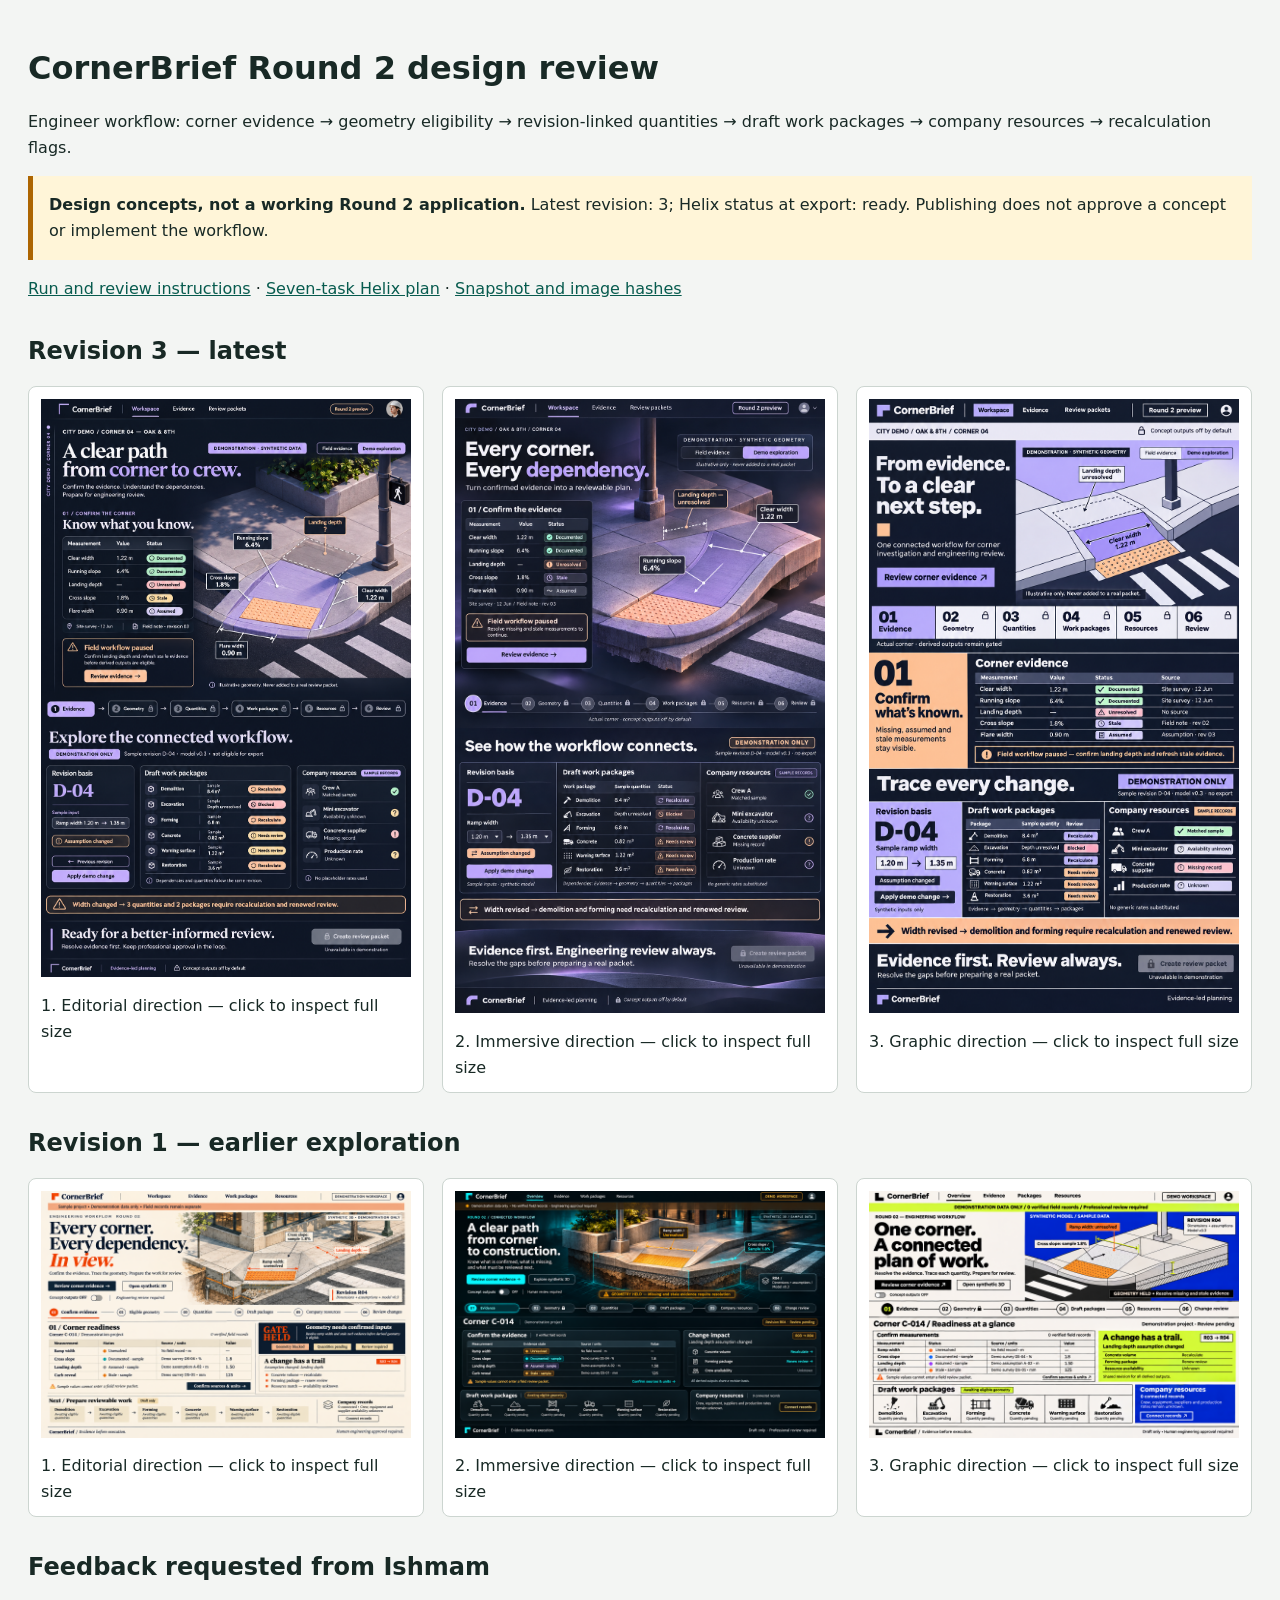
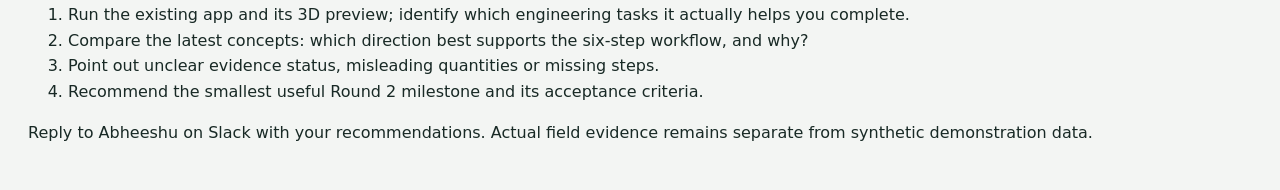
<file: docs/design/round-2/index.html>
<!doctype html><html lang="en"><head><meta charset="utf-8"><meta name="viewport" content="width=device-width, initial-scale=1"><title>CornerBrief Round 2 — design review</title><style>
body{font:16px/1.6 system-ui,sans-serif;background:#f3f5f3;color:#182925;margin:0}main{max-width:1500px;margin:auto;padding:28px}h1,h2{line-height:1.2}.notice{background:#fff5d8;border-left:5px solid #ad6500;padding:16px}.grid{display:grid;grid-template-columns:repeat(auto-fit,minmax(280px,1fr));gap:18px}figure{margin:0;background:white;padding:12px;border:1px solid #ccd5d0;border-radius:8px}img{width:100%;height:auto}a{color:#075b4e}section{margin-top:36px}figcaption{padding-top:8px}code{background:#e4eae6;padding:2px 5px}</style></head><body><main>
<h1>CornerBrief Round 2 design review</h1>
<p>Engineer workflow: corner evidence → geometry eligibility → revision-linked quantities → draft work packages → company resources → recalculation flags.</p>
<div class="notice"><strong>Design concepts, not a working Round 2 application.</strong> Latest revision: 3; Helix status at export: ready. Publishing does not approve a concept or implement the workflow.</div><p><a href="README.md">Run and review instructions</a> · <a href="plan.json">Seven-task Helix plan</a> · <a href="manifest.json">Snapshot and image hashes</a></p><section><h2>Revision 3 — latest</h2><div class="grid"><figure><a href="concepts/revision-3-concept-1.png"><img src="concepts/revision-3-concept-1.png" alt="Revision 3: Editorial direction" loading="lazy"></a><figcaption>1. Editorial direction — click to inspect full size</figcaption></figure><figure><a href="concepts/revision-3-concept-2.png"><img src="concepts/revision-3-concept-2.png" alt="Revision 3: Immersive direction" loading="lazy"></a><figcaption>2. Immersive direction — click to inspect full size</figcaption></figure><figure><a href="concepts/revision-3-concept-3.png"><img src="concepts/revision-3-concept-3.png" alt="Revision 3: Graphic direction" loading="lazy"></a><figcaption>3. Graphic direction — click to inspect full size</figcaption></figure></div></section><section><h2>Revision 1 — earlier exploration</h2><div class="grid"><figure><a href="concepts/revision-1-concept-1.png"><img src="concepts/revision-1-concept-1.png" alt="Revision 1: Editorial direction" loading="lazy"></a><figcaption>1. Editorial direction — click to inspect full size</figcaption></figure><figure><a href="concepts/revision-1-concept-2.png"><img src="concepts/revision-1-concept-2.png" alt="Revision 1: Immersive direction" loading="lazy"></a><figcaption>2. Immersive direction — click to inspect full size</figcaption></figure><figure><a href="concepts/revision-1-concept-3.png"><img src="concepts/revision-1-concept-3.png" alt="Revision 1: Graphic direction" loading="lazy"></a><figcaption>3. Graphic direction — click to inspect full size</figcaption></figure></div></section><section><h2>Feedback requested from Ishmam</h2><ol><li>Run the existing app and its 3D preview; identify which engineering tasks it actually helps you complete.</li><li>Compare the latest concepts: which direction best supports the six-step workflow, and why?</li><li>Point out unclear evidence status, misleading quantities or missing steps.</li><li>Recommend the smallest useful Round 2 milestone and its acceptance criteria.</li></ol><p>Reply to Abheeshu on Slack with your recommendations. Actual field evidence remains separate from synthetic demonstration data.</p></section></main></body></html>
</file>
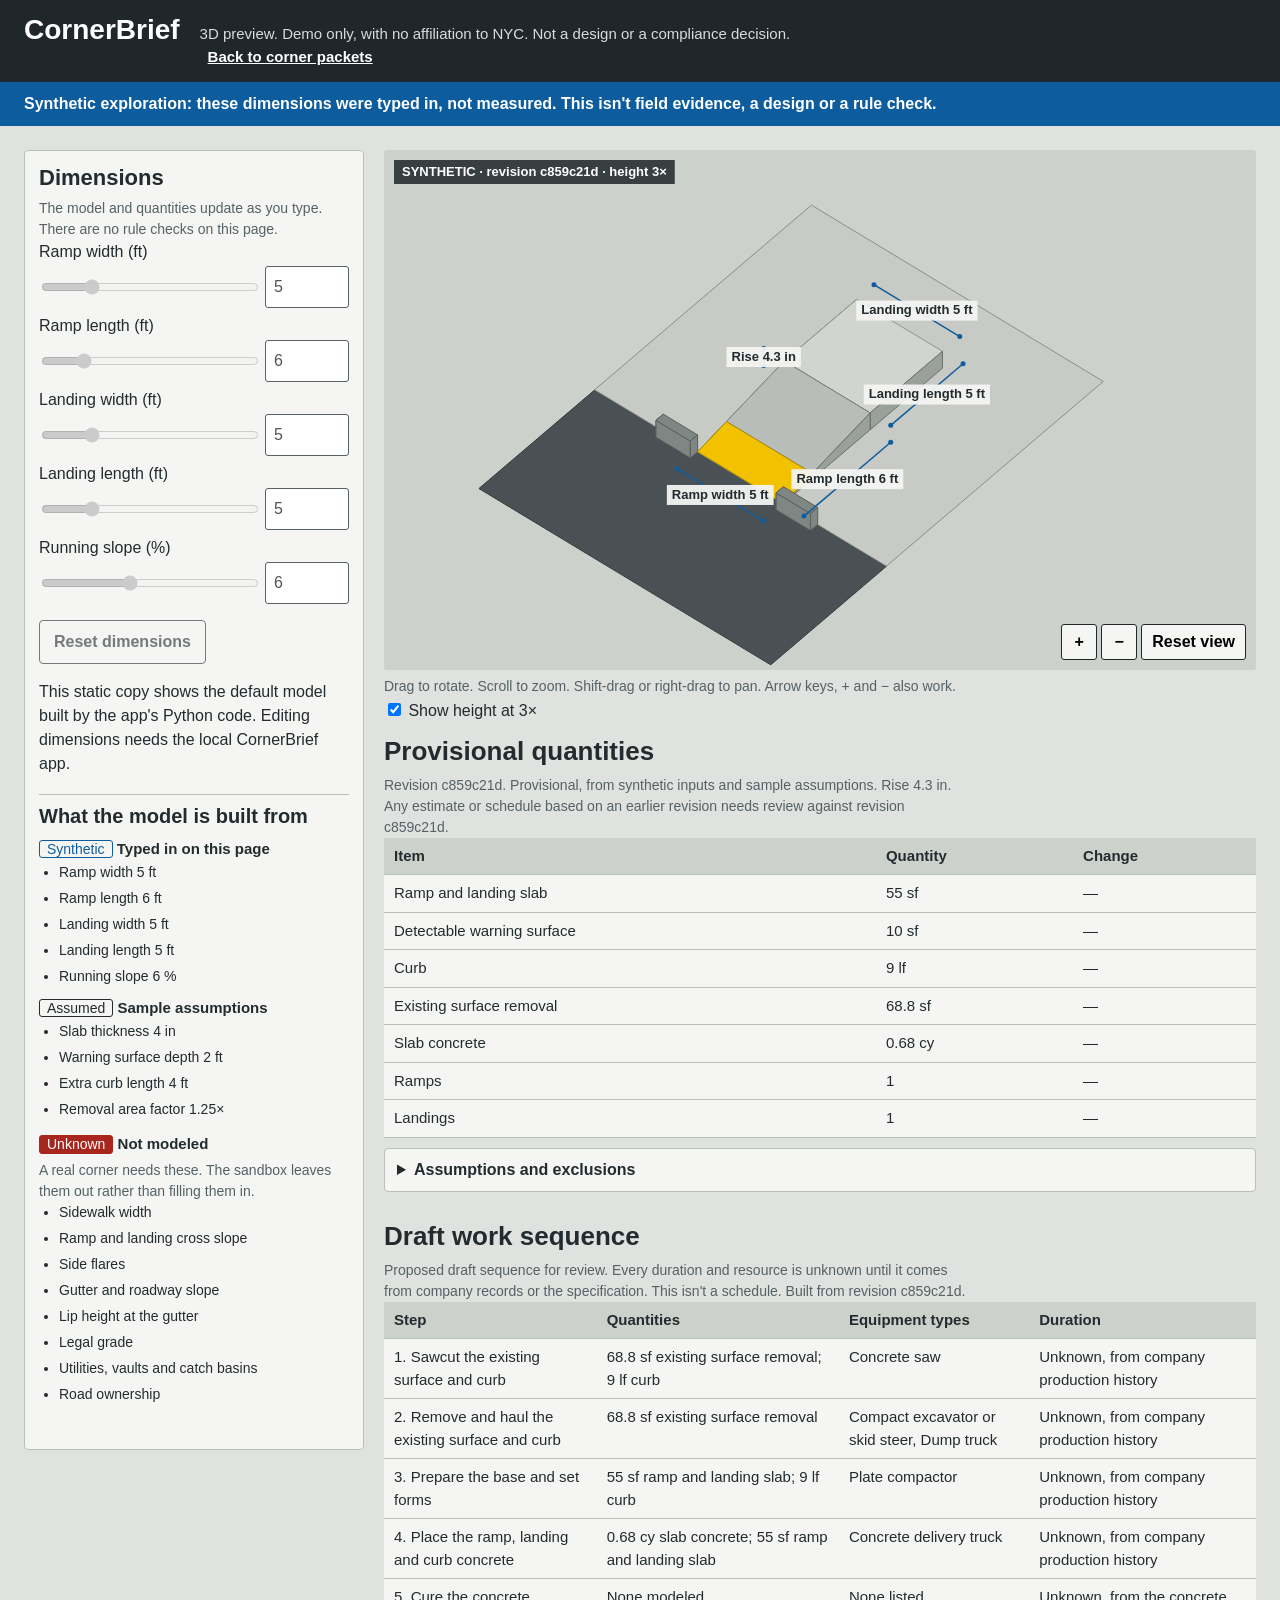
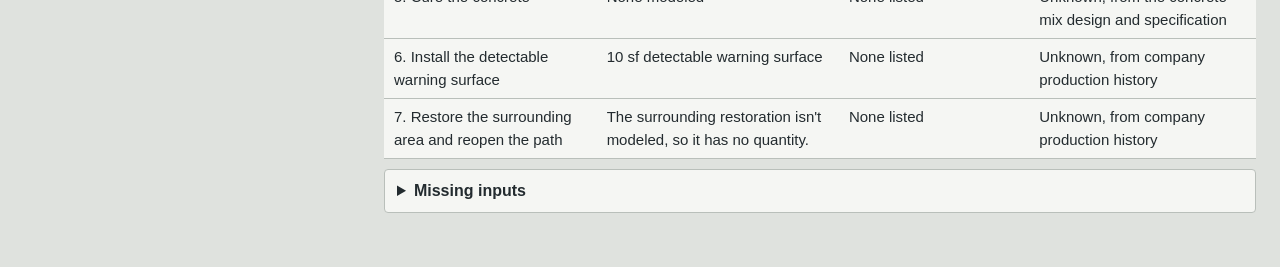
<file: demo_export/preview.html>
<!doctype html>
<html lang="en">
<head>
<meta charset="utf-8">
<meta name="viewport" content="width=device-width, initial-scale=1">
<title>CornerBrief 3D Preview</title>
<style>:root { --asphalt:#20272b; --ink:#232b2f; --quiet:#566166; --concrete:#dfe2de; --surface:#f5f6f3; --line:#b9bfba; --dws:#f2c200; --blue:#0d5c9e; --stop:#a8261d; --go:#27634a; }
* { box-sizing:border-box; }
body { margin:0; background:var(--concrete); color:var(--ink); font:400 16px/1.5 Barlow, "Segoe UI", Arial, sans-serif; font-variant-numeric:tabular-nums; }
h1,h2,h3,.status strong { font-family:"Barlow Semi Condensed", "Arial Narrow", Arial, sans-serif; font-weight:700; line-height:1.15; }
a { color:var(--blue); }
:focus-visible { outline:3px solid var(--blue); outline-offset:2px; }
.top { background:var(--asphalt); color:#fff; padding:14px 24px; display:flex; flex-wrap:wrap; align-items:baseline; gap:6px 20px; }
.top h1 { margin:0; font-size:28px; }
.top p { margin:0; color:#d7dcda; font-size:15px; }
.picker { display:grid; grid-auto-flow:column; grid-auto-columns:minmax(0,1fr); background:var(--asphalt); padding:0 24px; gap:4px; }
.picker button { font:inherit; font-weight:500; text-align:left; padding:10px 14px; background:#343d41; color:#fff; border:0; border-radius:6px 6px 0 0; cursor:pointer; }
.picker button small { display:block; color:#cfd5d2; font-weight:400; }
.picker button[aria-current="true"] { background:var(--concrete); color:var(--ink); }
.picker button[aria-current="true"] small { color:var(--quiet); }
.status { --dot:rgba(32,39,43,.2); background-color:var(--dws); background-image:radial-gradient(var(--dot) 3.5px,transparent 4px); background-size:16px 16px; padding:22px 24px; color:var(--asphalt); }
.status strong { display:table; font-size:44px; background:var(--dws); padding:0 8px 0 0; }
.status p { margin:4px 0 0; max-width:70ch; font-weight:500; background:var(--dws); display:inline-block; padding:0 6px 0 0; }
.status.stop { --dot:rgba(255,255,255,.14); background-color:var(--stop); color:#fff; }
.status.stop strong, .status.stop p { background:var(--stop); }
.changes { background:var(--surface); border:1px solid var(--line); border-left:6px solid var(--dws); padding:14px; border-radius:4px; }
blockquote { margin:5px 0 0; padding-left:8px; border-left:2px solid var(--line); color:var(--quiet); font-size:13px; }
.fieldhead { display:grid; grid-template-columns:repeat(2,minmax(0,1fr)); gap:12px; max-width:520px; margin-bottom:12px; }
.entry { display:flex; align-items:center; gap:6px; min-width:130px; }
.entry input { width:90px; flex:none; }
.entry select { min-width:150px; font:inherit; padding:7px; }
label.cell { display:inline; font-weight:400; margin:0; }
td input[type=file] { padding:0; border:0; font-size:14px; min-width:190px; background:transparent; }
.button:disabled { opacity:.6; cursor:wait; }
.alert { background:var(--asphalt); color:#fff; padding:10px 24px; font-weight:500; }
.alert span { color:var(--dws); }
.sheet { display:grid; grid-template-columns:minmax(0,1fr) 400px; gap:28px; padding:24px; max-width:1440px; margin:auto; align-items:start; }
.brief { min-width:0; }
.side { position:sticky; top:16px; display:grid; gap:16px; }
section { margin:0 0 30px; }
h2 { font-size:26px; margin:0 0 8px; }
h3 { font-size:20px; margin:18px 0 6px; }
p { max-width:75ch; }
.lead { font-size:19px; font-weight:500; margin-top:0; }
table { width:100%; border-collapse:collapse; background:var(--surface); font-size:15px; }
th { text-align:left; font-weight:600; background:#ccd1cc; }
th,td { padding:7px 10px; border-bottom:1px solid var(--line); vertical-align:top; }
.wrap { overflow-x:auto; }
td .tag { white-space:normal; }
.tag { display:inline-block; padding:0 7px; border:1.5px solid var(--ink); border-radius:3px; font-size:14px; font-weight:500; white-space:nowrap; }
.tag.measured { background:var(--ink); color:#fff; }
.tag.assumed { border-style:dashed; }
.tag.missing { color:var(--stop); border-color:var(--stop); background:transparent; }
.tag.stale { background:repeating-linear-gradient(135deg,#d6d9d5,#d6d9d5 4px,#f5f6f3 4px,#f5f6f3 8px); }
.tag.exceeded { background:var(--stop); border-color:var(--stop); color:#fff; }
.tag.clear { color:var(--go); border-color:var(--go); }
.tag.preview-over { color:var(--stop); border-color:var(--stop); margin-top:3px; }
.tag.preview-in { color:var(--go); border-color:var(--go); margin-top:3px; }
.tag.stoptag { background:var(--stop); border-color:var(--stop); color:#fff; margin-top:3px; }
.tag.na { color:var(--quiet); border-color:var(--line); }
details { background:var(--surface); border:1px solid var(--line); border-radius:4px; margin:10px 0; }
summary { padding:9px 12px; cursor:pointer; font-weight:600; }
details .wrap { border-top:1px solid var(--line); }
.panel { background:var(--surface); border:1px solid var(--line); border-radius:4px; padding:14px; }
.panel h2 { font-size:22px; }
canvas { display:block; width:100%; height:300px; background:#ccd1cc; cursor:grab; touch-action:none; border-radius:3px; }
.hint { font-size:14px; color:var(--quiet); margin:6px 0 0; }
label { display:block; font-weight:500; margin:10px 0 3px; }
input { width:100%; font:inherit; padding:8px; border:1px solid var(--quiet); border-radius:3px; background:#fff; }
.button { display:inline-block; font:inherit; font-weight:600; padding:9px 14px; margin-top:10px; border:1.5px solid var(--asphalt); border-radius:4px; background:var(--asphalt); color:#fff; cursor:pointer; text-decoration:none; }
.button.alt { background:transparent; color:var(--asphalt); }
.error { color:var(--stop); font-weight:500; margin:8px 0 0; }
.ok { color:var(--go); font-weight:500; margin:8px 0 0; }
ul.plain { padding-left:20px; margin:6px 0; }
ul.plain li { margin:0 0 5px; }
.money { font:700 34px/1.1 "Barlow Semi Condensed", "Arial Narrow", Arial, sans-serif; }
.empty { padding:40px 24px; }
@media (max-width:980px) { .sheet { grid-template-columns:minmax(0,1fr); padding:16px; } .side { position:static; } .picker { padding:0 16px; } .top,.status,.alert { padding-left:16px; padding-right:16px; } .status strong { font-size:36px; } }
@media (max-width:620px) { .picker { grid-auto-flow:row; gap:0; } .picker button { border-radius:0; } }

.readingrow { display:flex; gap:8px; align-items:stretch; }
.readingrow .button { margin:0; white-space:nowrap; }
.search { margin:12px 24px 0; padding:12px 14px; }
.search h2 { margin:0 0 6px; font-size:18px; }
.search form { display:grid; grid-template-columns:200px minmax(0,1fr) auto; gap:12px; align-items:end; }
.search label { display:block; margin:0 0 3px; font-size:14px; }
.search select, .search input { box-sizing:border-box; width:100%; height:42px; margin:0; font:inherit; }
.search select { padding:0 8px; }
.search form .button { margin:0; height:42px; }
#search-status { margin:6px 0 0; font-size:14px; color:var(--quiet); }
#search-results { max-height:190px; overflow-y:auto; }
#search-results p { margin:6px 0; font-size:14px; }
#search-results button { margin:3px 6px 3px 0; padding:6px 10px; font-size:14px; }
@media (max-width:980px) { .search { margin:12px 16px 0; } }
@media (max-width:620px) { .search form { grid-template-columns:minmax(0,1fr); } .search form .button { width:100%; } }
pre { white-space: pre-wrap; overflow-wrap: anywhere; max-height: 28rem; overflow: auto; padding: 1rem; background: #f3f5f5; }
.synthetic { background:var(--blue); color:#fff; font-weight:600; padding:10px 24px; }
.toplink { color:#fff; margin-left:8px; font-weight:600; }
.sheet.preview { display:grid; grid-template-columns:340px minmax(0,1fr); gap:20px; align-items:start; }
.viewer { position:relative; }
.viewer canvas { height:520px; }
.viewbuttons { position:absolute; right:10px; bottom:10px; display:flex; gap:4px; }
.viewbuttons button { font:inherit; font-weight:600; min-width:36px; height:36px; padding:0 10px; border:1px solid var(--asphalt); border-radius:3px; background:var(--surface); cursor:pointer; }
.dim { margin-bottom:6px; }
.dim label { display:block; margin:0 0 2px; }
.dimrow { display:grid; grid-template-columns:minmax(0,1fr) 84px; gap:8px; align-items:center; }
.dimrow input[type=range] { padding:0; border:0; background:transparent; }
.fielderror { margin:2px 0 0; font-size:14px; }
.fielderror:empty { display:none; }
input[aria-invalid="true"] { border:2px solid var(--stop); }
label.inline { display:block; font-weight:400; margin:2px 0 14px; }
label.inline input { width:auto; }
.detailbody { padding:0 14px 10px; }
.previewlink { display:block; color:#fff; font-weight:600; }
.stalenote { border-left:4px solid var(--stop); background:#fbeeec; color:var(--stop); font-weight:600; padding:8px 12px; margin:8px 0; }
.isstale table { opacity:.45; }
#basis { margin-top:18px; border-top:1px solid var(--line); padding-top:10px; }
#basis h2 { font-size:20px; margin:0 0 6px; }
#basis h3 { font-size:15px; margin:12px 0 4px; }
#basis ul { margin:0; font-size:14px; }
.tag.synthetic-tag { color:var(--blue); border-color:var(--blue); }
@media (max-width:980px) { .sheet.preview { grid-template-columns:minmax(0,1fr); } .viewer canvas { height:400px; } .synthetic { padding:10px 16px; } }
[hidden] { display:none !important; }
.demo-stamp { background:#7a3e00; }
.demo-controls { display:flex; flex-wrap:wrap; gap:8px 14px; align-items:center; }
.demo-controls label { margin:0; }
.sheet.demo { display:flex; flex-direction:column; gap:14px; }
.demo-zone { background:#f6efe4; }
.demo-zone .top { background:#5a2e00; }
.kind { display:inline-block; margin:2px 4px 0 0; padding:0 6px; border-radius:3px; font-size:12px; font-weight:700; letter-spacing:.02em; border:1.5px solid; white-space:nowrap; }
.kind.k-real { color:#1d4d2b; border-color:#1d4d2b; }
.kind.k-synthetic { color:#0d5c9e; border-color:#0d5c9e; }
.kind.k-fictional { color:#fff; background:#7a3e00; border-color:#7a3e00; }
.kind.k-unknown { color:#a8261d; border-color:#a8261d; border-style:dashed; }
.demo-chip { display:inline-block; margin-left:8px; padding:1px 7px; font-size:12px; font-weight:700; color:#fff; background:#7a3e00; border-radius:3px; vertical-align:middle; }
</style>
</head>
<body>
<header class="top">
  <h1>CornerBrief</h1>
  <p>3D preview. Demo only, with no affiliation to NYC. Not a design or a compliance decision. <a class="toplink" href="/">Back to corner packets</a></p>
</header>
<div class="synthetic" id="notice" role="note"></div>
<main class="sheet preview">
  <section class="panel" aria-labelledby="controls-title">
    <h2 id="controls-title">Dimensions</h2>
    <p class="hint">The model and quantities update as you type. There are no rule checks on this page.</p>
    <form id="dims" novalidate></form>
    <button class="button alt" id="reset" type="button">Reset dimensions</button>
    <p id="status" role="status"></p>
    <section aria-labelledby="basis-title" id="basis">
      <h2 id="basis-title">What the model is built from</h2>
      <h3><span class="tag synthetic-tag">Synthetic</span> Typed in on this page</h3><ul class="plain" id="basis-synthetic"></ul>
      <h3><span class="tag">Assumed</span> Sample assumptions</h3><ul class="plain" id="basis-assumed"></ul>
      <h3><span class="tag stoptag">Unknown</span> Not modeled</h3><p class="hint">A real corner needs these. The sandbox leaves them out rather than filling them in.</p><ul class="plain" id="basis-unknown"></ul>
    </section>
  </section>
  <div>
    <div class="viewer">
      <canvas id="scene" tabindex="0" role="img" aria-label="Synthetic 3D model of a corner ramp and landing"></canvas>
      <div class="viewbuttons" aria-label="View controls">
        <button type="button" id="zoom-in" aria-label="Zoom in">+</button>
        <button type="button" id="zoom-out" aria-label="Zoom out">−</button>
        <button type="button" id="view-reset">Reset view</button>
      </div>
    </div>
    <p class="hint">Drag to rotate. Scroll to zoom. Shift-drag or right-drag to pan. Arrow keys, + and − also work.</p>
    <label class="inline"><input type="checkbox" id="exaggerate" checked> Show height at 3×</label>
    <section aria-labelledby="quantities-title" id="quantity-section">
      <h2 id="quantities-title">Provisional quantities</h2>
      <p id="revision" class="hint"></p>
      <p id="stale" class="stalenote" role="alert" hidden></p>
      <div class="wrap"><table><thead><tr><th>Item</th><th>Quantity</th><th>Change</th></tr></thead><tbody id="quantities"></tbody></table></div>
      <details><summary>Assumptions and exclusions</summary><div class="detailbody"><h3>Sample assumptions</h3><ul class="plain" id="assumptions"></ul><h3>Not included</h3><ul class="plain" id="exclusions"></ul></div></details>
    </section>
    <section aria-labelledby="draft-title" id="draft-section">
      <h2 id="draft-title">Draft work sequence</h2>
      <p id="draft-status" class="hint" role="status"></p>
      <p id="draft-stale" class="stalenote" role="alert" hidden></p>
      <button class="button alt" id="draft-rebuild" type="button" hidden>Recalculate draft</button>
      <div class="wrap"><table><thead><tr><th>Step</th><th>Quantities</th><th>Equipment types</th><th>Duration</th></tr></thead><tbody id="draft-steps"></tbody></table></div>
      <details><summary>Missing inputs</summary><div class="detailbody"><p class="hint">This page never fills these in.</p><ul class="plain" id="draft-missing"></ul></div></details>
    </section>
  </div>
</main>
<script>window.CORNERBRIEF_PREVIEW_EXPORT = {"defaults": {"notice": "Synthetic exploration: these dimensions were typed in, not measured. This isn't field evidence, a design or a rule check.", "fields": [{"id": "width_ft", "label": "Ramp width", "unit": "ft", "low": 1, "high": 20, "default": 5}, {"id": "length_ft", "label": "Ramp length", "unit": "ft", "low": 1, "high": 30, "default": 6}, {"id": "landing_width_ft", "label": "Landing width", "unit": "ft", "low": 1, "high": 20, "default": 5}, {"id": "landing_length_ft", "label": "Landing length", "unit": "ft", "low": 1, "high": 20, "default": 5}, {"id": "slope_pct", "label": "Running slope", "unit": "%", "low": 0, "high": 15, "default": 6}]}, "model": {"input_basis": {"synthetic": ["Ramp width 5 ft", "Ramp length 6 ft", "Landing width 5 ft", "Landing length 5 ft", "Running slope 6 %"], "assumed": ["Slab thickness 4 in", "Warning surface depth 2 ft", "Extra curb length 4 ft", "Removal area factor 1.25\u00d7"], "unknown": ["Sidewalk width", "Ramp and landing cross slope", "Side flares", "Gutter and roadway slope", "Lip height at the gutter", "Legal grade", "Utilities, vaults and catch basins", "Road ownership"]}, "basis_version": 2, "kind": "synthetic exploration", "notice": "Synthetic exploration: these dimensions were typed in, not measured. This isn't field evidence, a design or a rule check.", "revision": "c859c21d", "scene": {"faces": [{"p": [[-6, -8, -0.01], [11.0, -8, -0.01], [11.0, 0, -0.01], [-6, 0, -0.01]], "c": "#4a5154"}, {"p": [[-6, 0, -0.005], [11.0, 0, -0.005], [11.0, 15.0, -0.005], [-6, 15.0, -0.005]], "c": "#c7cac5"}, {"p": [[0.0, 2, 0.12], [5.0, 2, 0.12], [5.0, 6.0, 0.36], [0.0, 6.0, 0.36]], "c": "#b9bdb9"}, {"p": [[0.0, 0, 0], [5.0, 0, 0], [5.0, 2, 0.12], [0.0, 2, 0.12]], "c": "#f2c200"}, {"p": [[0.0, 0, 0], [0.0, 6.0, 0], [0.0, 6.0, 0.36]], "c": "#9aa09c"}, {"p": [[5.0, 0, 0], [5.0, 6.0, 0], [5.0, 6.0, 0.36]], "c": "#9aa09c"}, {"p": [[0.0, 6.0, 0.36], [5.0, 6.0, 0.36], [5.0, 11.0, 0.36], [0.0, 11.0, 0.36]], "c": "#d2d4cf"}, {"p": [[0.0, 6.0, 0], [5.0, 6.0, 0], [5.0, 6.0, 0.36], [0.0, 6.0, 0.36]], "c": "#9aa09c"}, {"p": [[5.0, 6.0, 0], [5.0, 11.0, 0], [5.0, 11.0, 0.36], [5.0, 6.0, 0.36]], "c": "#9aa09c"}, {"p": [[0.0, 6.0, 0], [0.0, 11.0, 0], [0.0, 11.0, 0.36], [0.0, 6.0, 0.36]], "c": "#9aa09c"}, {"p": [[-2.0, -0.5, 0.36], [0.0, -0.5, 0.36], [0.0, 0, 0.36], [-2.0, 0, 0.36]], "c": "#7f8785"}, {"p": [[-2.0, -0.5, 0], [0.0, -0.5, 0], [0.0, -0.5, 0.36], [-2.0, -0.5, 0.36]], "c": "#7f8785"}, {"p": [[0.0, -0.5, 0], [0.0, 0, 0], [0.0, 0, 0.36], [0.0, -0.5, 0.36]], "c": "#7f8785"}, {"p": [[-2.0, -0.5, 0], [-2.0, 0, 0], [-2.0, 0, 0.36], [-2.0, -0.5, 0.36]], "c": "#7f8785"}, {"p": [[5.0, -0.5, 0.36], [7.0, -0.5, 0.36], [7.0, 0, 0.36], [5.0, 0, 0.36]], "c": "#7f8785"}, {"p": [[5.0, -0.5, 0], [7.0, -0.5, 0], [7.0, -0.5, 0.36], [5.0, -0.5, 0.36]], "c": "#7f8785"}, {"p": [[7.0, -0.5, 0], [7.0, 0, 0], [7.0, 0, 0.36], [7.0, -0.5, 0.36]], "c": "#7f8785"}, {"p": [[5.0, -0.5, 0], [5.0, 0, 0], [5.0, 0, 0.36], [5.0, -0.5, 0.36]], "c": "#7f8785"}], "anchors": [{"ramp_id": "synthetic", "input": "width_ft", "at": [2.5, -1.2, 0]}, {"ramp_id": "synthetic", "input": "length_ft", "at": [5.8, 3.0, 0.18]}, {"ramp_id": "synthetic", "input": "landing_width_ft", "at": [2.5, 11.8, 0.36]}, {"ramp_id": "synthetic", "input": "landing_length_ft", "at": [5.8, 8.5, 0.36]}, {"ramp_id": "synthetic", "input": "slope_pct", "at": [-0.8, 3.5999999999999996, 0.216]}], "center": [2.5, 5.5, 0], "radius": 19.0}, "dimensions": [{"label": "Ramp width 5 ft", "a": [0, -1.4, 0], "b": [5.0, -1.4, 0]}, {"label": "Ramp length 6 ft", "a": [6.2, 0, 0], "b": [6.2, 6.0, 0]}, {"label": "Landing width 5 ft", "a": [0.0, 12.2, 0.36], "b": [5.0, 12.2, 0.36]}, {"label": "Landing length 5 ft", "a": [6.2, 6.0, 0.36], "b": [6.2, 11.0, 0.36]}, {"label": "Rise 4.3 in", "a": [-1.2, 6.0, 0], "b": [-1.2, 6.0, 0.36]}], "rise_in": 4.3, "inputs": [{"id": "width_ft", "label": "Ramp width", "value": 5.0, "unit": "ft", "provenance": "synthetic, typed in"}, {"id": "length_ft", "label": "Ramp length", "value": 6.0, "unit": "ft", "provenance": "synthetic, typed in"}, {"id": "landing_width_ft", "label": "Landing width", "value": 5.0, "unit": "ft", "provenance": "synthetic, typed in"}, {"id": "landing_length_ft", "label": "Landing length", "value": 5.0, "unit": "ft", "provenance": "synthetic, typed in"}, {"id": "slope_pct", "label": "Running slope", "value": 6.0, "unit": "%", "provenance": "synthetic, typed in"}], "quantities": [{"id": "slab_area", "label": "Ramp and landing slab", "qty": 55.0, "unit": "sf", "basis": "provisional, from synthetic inputs and sample assumptions"}, {"id": "dws_area", "label": "Detectable warning surface", "qty": 10.0, "unit": "sf", "basis": "provisional, from synthetic inputs and sample assumptions"}, {"id": "curb_length", "label": "Curb", "qty": 9.0, "unit": "lf", "basis": "provisional, from synthetic inputs and sample assumptions"}, {"id": "removal_area", "label": "Existing surface removal", "qty": 68.8, "unit": "sf", "basis": "provisional, from synthetic inputs and sample assumptions"}, {"id": "concrete_volume", "label": "Slab concrete", "qty": 0.68, "unit": "cy", "basis": "provisional, from synthetic inputs and sample assumptions"}, {"id": "ramp_count", "label": "Ramps", "qty": 1, "unit": "count", "basis": "provisional, from synthetic inputs and sample assumptions"}, {"id": "landing_count", "label": "Landings", "qty": 1, "unit": "count", "basis": "provisional, from synthetic inputs and sample assumptions"}], "assumptions": [{"id": "slab_thickness_in", "value": 4, "unit": null, "note": "34 RCNY \u00a72-09 sidewalk course thickness, used here as an assumption for ramps"}, {"id": "dws_depth_ft", "value": 2, "unit": null, "note": "Assumed 24 inches in the direction of travel; confirm against the current H-1011"}, {"id": "curb_extra_length_ft", "value": 4, "unit": null, "note": "Assumed curb replacement beyond the ramp width, for the concept only"}, {"id": "removal_factor", "value": 1.25, "unit": null, "note": "Assumed existing-surface removal area compared with the new slab area"}], "exclusions": ["Utilities and utility relocation", "Drainage changes", "Traffic and pedestrian control", "Permits and inspection", "Roadway or sidewalk work beyond the modeled parts", "Base preparation and reinforcement", "Overhead, profit and escalation"], "work_plan": {"status": "draft", "label": "Proposed draft sequence for review. Every duration and resource is unknown until it comes from company records or the specification. This isn't a schedule.", "built_from_revision": "c859c21d", "steps": [{"number": 1, "id": "sawcut", "name": "Sawcut the existing surface and curb", "after": null, "quantities": [{"label": "Existing surface removal", "qty": 68.8, "unit": "sf"}, {"label": "Curb", "qty": 9.0, "unit": "lf"}], "equipment_types": ["Concrete saw"], "people": "unknown", "equipment_availability": "unknown", "duration": "unknown", "duration_source": "company production history", "note": ""}, {"number": 2, "id": "demolition", "name": "Remove and haul the existing surface and curb", "after": "sawcut", "quantities": [{"label": "Existing surface removal", "qty": 68.8, "unit": "sf"}], "equipment_types": ["Compact excavator or skid steer", "Dump truck"], "people": "unknown", "equipment_availability": "unknown", "duration": "unknown", "duration_source": "company production history", "note": ""}, {"number": 3, "id": "forming", "name": "Prepare the base and set forms", "after": "demolition", "quantities": [{"label": "Ramp and landing slab", "qty": 55.0, "unit": "sf"}, {"label": "Curb", "qty": 9.0, "unit": "lf"}], "equipment_types": ["Plate compactor"], "people": "unknown", "equipment_availability": "unknown", "duration": "unknown", "duration_source": "company production history", "note": ""}, {"number": 4, "id": "pour", "name": "Place the ramp, landing and curb concrete", "after": "forming", "quantities": [{"label": "Slab concrete", "qty": 0.68, "unit": "cy"}, {"label": "Ramp and landing slab", "qty": 55.0, "unit": "sf"}], "equipment_types": ["Concrete delivery truck"], "people": "unknown", "equipment_availability": "unknown", "duration": "unknown", "duration_source": "company production history", "note": ""}, {"number": 5, "id": "cure", "name": "Cure the concrete", "after": "pour", "quantities": [], "equipment_types": [], "people": "unknown", "equipment_availability": "unknown", "duration": "unknown", "duration_source": "the concrete mix design and specification", "note": ""}, {"number": 6, "id": "warning_surface", "name": "Install the detectable warning surface", "after": "cure", "quantities": [{"label": "Detectable warning surface", "qty": 10.0, "unit": "sf"}], "equipment_types": [], "people": "unknown", "equipment_availability": "unknown", "duration": "unknown", "duration_source": "company production history", "note": ""}, {"number": 7, "id": "restoration", "name": "Restore the surrounding area and reopen the path", "after": "warning_surface", "quantities": [], "equipment_types": [], "people": "unknown", "equipment_availability": "unknown", "duration": "unknown", "duration_source": "company production history", "note": "The surrounding restoration isn't modeled, so it has no quantity."}], "missing_inputs": ["People available and their trade qualifications, from company records", "Equipment available, from company records", "Production rates for each step, from the company's own history", "Concrete mix and cure time, from the specification", "Delivery lead times for concrete and the warning surface", "The union or project agreement and work rules that apply to this job", "Permitted work hours and street closure windows", "Utility markouts and any utility coordination"]}, "review_note": "Any estimate or schedule based on an earlier revision needs review against revision c859c21d."}};</script>
<script>const $ = (s) => document.querySelector(s);
const esc = (v) => String(v ?? "").replace(/[&<>"']/g, (c) => ({ "&": "&amp;", "<": "&lt;", ">": "&gt;", '"': "&quot;", "'": "&#39;" })[c]);
const canvas = $("#scene"), ctx = canvas.getContext("2d");
const VIEW = { yaw: -0.7, pitch: 0.8, zoom: 1, panX: 0, panY: 0 };
const exported = window.CORNERBRIEF_PREVIEW_EXPORT; // Set only in the static copy, which has no backend
let draft = null; // The draft sequence as last built. It keeps its revision until someone recalculates it.
let view = { ...VIEW }, model = null, lastQuantities = null, lastRevision = null, stale = null, fields = [], requestNumber = 0, timer = null, drag = null;

function shade(hex, f) { const n = parseInt(hex.slice(1), 16); return `rgb(${[n >> 16, (n >> 8) & 255, n & 255].map((v) => Math.round(v * f)).join(",")})`; }

// Nudge a label up or down until it no longer covers one already drawn, keeping it inside the canvas.
function placeLabel(placed, x, y, width, w, h) {
  const left = Math.max(4, Math.min(w - width - 4, x - width / 2));
  const at = (offset) => ({ x: left, y: Math.max(4, Math.min(h - 24, y - 10 + offset)), w: width, h: 20 });
  const clear = (box) => !placed.some((p) => box.x < p.x + p.w && p.x < box.x + box.w && box.y < p.y + p.h && p.y < box.y + box.h);
  const box = [0, 22, -22, 44, -44, 66, -66, 88, -88].map(at).find(clear) || at(0);
  placed.push(box);
  return box;
}

function draw() {
  const ratio = Math.min(devicePixelRatio || 1, 1.5), w = canvas.clientWidth, h = canvas.clientHeight;
  canvas.width = w * ratio; canvas.height = h * ratio; ctx.setTransform(ratio, 0, 0, ratio, 0, 0); ctx.clearRect(0, 0, w, h);
  if (!model) return;
  const lift = $("#exaggerate").checked ? 3 : 1;
  const [cx, cy] = model.scene.center, scale = Math.min(w, h) / model.scene.radius * 0.82 * view.zoom;
  const project = ([x, y, z]) => {
    const dx = x - cx, dy = y - cy, zz = z * lift;
    const rx = dx * Math.cos(view.yaw) - dy * Math.sin(view.yaw), ry = dx * Math.sin(view.yaw) + dy * Math.cos(view.yaw);
    return { x: w / 2 + view.panX + rx * scale, y: h / 2 + view.panY - (ry * Math.sin(view.pitch) + zz * Math.cos(view.pitch)) * scale, d: ry * Math.cos(view.pitch) - zz * Math.sin(view.pitch) };
  };
  const faces = model.scene.faces.map((f, i) => { const pts = f.p.map(project); return { pts, c: f.c, i, d: pts.reduce((a, p) => a + p.d, 0) / pts.length }; });
  faces.sort((a, b) => (a.i < 2 || b.i < 2) ? a.i - b.i : b.d - a.d || a.i - b.i);
  for (const f of faces) {
    ctx.beginPath(); f.pts.forEach((p, i) => (i ? ctx.lineTo(p.x, p.y) : ctx.moveTo(p.x, p.y))); ctx.closePath();
    ctx.fillStyle = shade(f.c, 1); ctx.fill(); ctx.strokeStyle = shade(f.c, 0.7); ctx.lineWidth = 1; ctx.stroke();
  }
  ctx.font = "600 13px Barlow, 'Segoe UI', Arial, sans-serif"; ctx.textAlign = "center"; ctx.textBaseline = "middle";
  const placed = [];
  for (const dim of model.dimensions) {
    const a = project(dim.a), b = project(dim.b), mx = (a.x + b.x) / 2, my = (a.y + b.y) / 2;
    ctx.strokeStyle = "#0d5c9e"; ctx.lineWidth = 1.5; ctx.beginPath(); ctx.moveTo(a.x, a.y); ctx.lineTo(b.x, b.y); ctx.stroke();
    for (const end of [a, b]) { ctx.beginPath(); ctx.arc(end.x, end.y, 2.5, 0, 7); ctx.fillStyle = "#0d5c9e"; ctx.fill(); }
    const box = placeLabel(placed, mx, my, ctx.measureText(dim.label).width + 10, w, h);
    if (Math.abs(box.y + 10 - my) > 1 || Math.abs(box.x + box.w / 2 - mx) > 1) { // A leader line ties a moved label to its dimension
      ctx.strokeStyle = "rgba(13,92,158,.6)"; ctx.lineWidth = 1; ctx.beginPath(); ctx.moveTo(mx, my); ctx.lineTo(box.x + box.w / 2, box.y + 10); ctx.stroke();
    }
    ctx.fillStyle = "rgba(245,246,243,.94)"; ctx.fillRect(box.x, box.y, box.w, box.h);
    ctx.fillStyle = "#232b2f"; ctx.fillText(dim.label, box.x + box.w / 2, box.y + 10);
  }
  canvas.labelBoxes = placed; // Read by the browser tests to check labels don't overlap
  if (stale) { ctx.fillStyle = "rgba(245,246,243,.55)"; ctx.fillRect(0, 0, w, h); }
  ctx.font = "700 13px Barlow, 'Segoe UI', Arial, sans-serif"; ctx.textAlign = "left";
  const stamp = stale ? `NOT UPDATED · fix ${stale.join(", ")} · showing revision ${model.revision}` : `SYNTHETIC · revision ${model.revision}${lift > 1 ? " · height 3×" : ""}`;
  ctx.fillStyle = stale ? "rgba(168,38,29,.94)" : "rgba(32,39,43,.86)"; ctx.fillRect(10, 10, Math.min(w - 20, ctx.measureText(stamp).width + 16), 24);
  ctx.fillStyle = "#fff"; ctx.fillText(stamp, 18, 22, w - 36);
}

function describe() {
  const dims = model.dimensions.map((d) => d.label).join(", ");
  canvas.setAttribute("aria-label", stale ? `Not updated. Fix ${stale.join(", ")}. Still showing synthetic revision ${model.revision}: ${dims}.` : `Synthetic 3D model, revision ${model.revision}: ${dims}.`);
}

function showModel(next) {
  model = next; stale = null;
  const before = lastQuantities, previous = lastRevision;
  const format = (n) => `${+n.toFixed(2)}`;
  $("#quantities").innerHTML = next.quantities.map((q) => {
    const old = before && before[q.id], delta = old == null ? 0 : q.qty - old;
    return `<tr><td>${esc(q.label)}</td><td>${format(q.qty)} ${esc(q.unit === "count" ? "" : q.unit)}</td><td>${Math.abs(delta) < 0.005 ? "—" : `${delta > 0 ? "+" : "−"}${format(Math.abs(delta))}`}</td></tr>`;
  }).join("");
  lastQuantities = Object.fromEntries(next.quantities.map((q) => [q.id, q.qty]));
  lastRevision = next.revision;
  const changed = previous && previous !== next.revision
    ? ` Changed from revision ${previous}: quantities were recalculated, and any estimate or schedule built on ${previous} must be recalculated before use.`
    : ` ${next.review_note}`;
  $("#revision").textContent = `Revision ${next.revision}. Provisional, from synthetic inputs and sample assumptions. Rise ${next.rise_in} in.${changed}`;
  $("#stale").hidden = true; $("#quantity-section").classList.remove("isstale");
  const list = (items) => items.map((x) => `<li>${esc(x)}</li>`).join("");
  $("#basis-synthetic").innerHTML = list(next.input_basis.synthetic);
  $("#basis-assumed").innerHTML = list(next.input_basis.assumed);
  $("#basis-unknown").innerHTML = list(next.input_basis.unknown);
  $("#assumptions").innerHTML = next.assumptions.map((a) => `<li>${esc(a.id.replaceAll("_", " "))}: ${esc(a.value)}${a.unit ? ` ${esc(a.unit)}` : ""}${a.note ? `. ${esc(a.note)}` : ""}</li>`).join("");
  $("#exclusions").innerHTML = next.exclusions.map((x) => `<li>${esc(x)}</li>`).join("");
  if (!draft) draft = next.work_plan;
  showDraft();
  describe(); draw();
}

function showDraft() {
  if (!draft) return;
  const behind = model && draft.built_from_revision !== model.revision;
  $("#draft-status").textContent = `${draft.label} Built from revision ${draft.built_from_revision}.`;
  $("#draft-stale").textContent = behind ? `Needs recalculation: this draft was built from revision ${draft.built_from_revision}, and the model is now revision ${model.revision}. Its quantities are out of date until you recalculate it.` : "";
  $("#draft-stale").hidden = !behind;
  $("#draft-rebuild").hidden = !behind || Boolean(exported);
  $("#draft-section").classList.toggle("isstale", behind);
  $("#draft-steps").innerHTML = draft.steps.map((s) => `<tr><td>${s.number}. ${esc(s.name)}</td><td>${s.quantities.length ? s.quantities.map((q) => `${+q.qty.toFixed(2)} ${esc(q.unit === "count" ? "" : q.unit)} ${esc(q.label.toLowerCase())}`).join("; ") : esc(s.note || "None modeled")}</td><td>${esc(s.equipment_types.join(", ") || "None listed")}</td><td>Unknown, from ${esc(s.duration_source)}</td></tr>`).join("");
  $("#draft-missing").innerHTML = draft.missing_inputs.map((m) => `<li>${esc(m)}</li>`).join("");
}

function setStatus(text, isError) { const s = $("#status"); s.textContent = text; s.className = isError ? "error" : ""; }

function showProblems(problems) {
  for (const [id, text] of Object.entries(problems)) {
    const box = $(`#error-${CSS.escape(id)}`), input = $(`#${CSS.escape(id)}`);
    if (box) box.textContent = text;
    if (input) input.setAttribute("aria-invalid", "true");
  }
  setStatus("The model still shows the last valid dimensions, so nothing was guessed.", true);
  if (!model) return;
  stale = Object.keys(problems).map((id) => (fields.find((f) => f.id === id) || { label: id }).label);
  $("#stale").textContent = `Not updated: fix ${stale.join(", ")}. The model and quantities still show revision ${model.revision}, the last valid dimensions.`;
  $("#stale").hidden = false; $("#quantity-section").classList.add("isstale");
  describe(); draw();
}

// The server checks every value again. This only saves a round trip for blank or out-of-range typing.
function localProblems(values) {
  const problems = {};
  for (const f of fields) {
    const text = String(values[f.id]).trim(), number = Number(text);
    if (text === "" || !Number.isFinite(number) || number < f.low || number > f.high) problems[f.id] = `${f.label} must be a number from ${f.low} to ${f.high} ${f.unit}.`;
  }
  return problems;
}

async function update() {
  const mine = ++requestNumber, values = Object.fromEntries(fields.map((f) => [f.id, $(`#${f.id}`).value]));
  document.querySelectorAll(".fielderror").forEach((e) => { e.textContent = ""; });
  fields.forEach((f) => $(`#${f.id}`).removeAttribute("aria-invalid"));
  const local = localProblems(values);
  if (Object.keys(local).length) { showProblems(local); return; }
  try {
    const res = await fetch("/api/preview", { method: "POST", headers: { "Content-Type": "application/json" }, body: JSON.stringify(values) });
    const out = await res.json();
    if (mine !== requestNumber) return;
    if (res.status === 400 && out.problems) { showProblems(out.problems); return; }
    if (!res.ok) throw new Error(out.error || "The preview couldn't update.");
    setStatus("Model and quantities are up to date.", false);
    showModel(out);
  } catch (err) {
    if (mine === requestNumber) setStatus(err.message === "Failed to fetch" ? "The app's server can't be reached. Make sure it's still running." : err.message, true);
  }
}
const schedule = () => { clearTimeout(timer); timer = setTimeout(update, 120); };

function resetValues() { for (const f of fields) { $(`#${f.id}`).value = f.default; $(`#${f.id}-range`).value = f.default; } }

$("#draft-rebuild").addEventListener("click", () => { if (model && !stale) { draft = model.work_plan; showDraft(); } });

async function start() {
  const info = exported ? exported.defaults : await (await fetch("/api/preview")).json();
  fields = info.fields;
  $("#notice").textContent = info.notice;
  $("#dims").innerHTML = fields.map((f) => `<div class="dim"><label for="${f.id}">${esc(f.label)} (${esc(f.unit)})</label><div class="dimrow"><input id="${f.id}-range" type="range" min="${f.low}" max="${f.high}" step="0.1" value="${f.default}" aria-label="${esc(f.label)} slider"><input id="${f.id}" type="number" step="any" min="${f.low}" max="${f.high}" value="${f.default}" aria-describedby="error-${f.id}"></div><p class="fielderror error" id="error-${f.id}"></p></div>`).join("");
  $("#dims").addEventListener("submit", (event) => event.preventDefault());
  if (exported) {
    document.querySelectorAll("#dims input, #reset").forEach((input) => { input.disabled = true; });
    document.querySelectorAll('a[href="/"]').forEach((a) => { a.href = "index.html"; });
    showModel(exported.model);
    setStatus("This static copy shows the default model built by the app's Python code. Editing dimensions needs the local CornerBrief app.", false);
    return;
  }
  for (const f of fields) {
    const number = $(`#${f.id}`), range = $(`#${f.id}-range`);
    number.addEventListener("input", () => { if (number.value !== "") range.value = number.value; schedule(); });
    range.addEventListener("input", () => { number.value = range.value; schedule(); });
  }
  $("#reset").addEventListener("click", () => { resetValues(); update(); });
  await update();
}

canvas.addEventListener("contextmenu", (e) => e.preventDefault());
canvas.addEventListener("pointerdown", (e) => { drag = { x: e.clientX, y: e.clientY, pan: e.shiftKey || e.button !== 0 }; canvas.setPointerCapture(e.pointerId); });
canvas.addEventListener("pointermove", (e) => {
  if (!drag) return;
  const dx = e.clientX - drag.x, dy = e.clientY - drag.y;
  if (drag.pan) { view.panX += dx; view.panY += dy; } else { view.yaw += dx * 0.01; view.pitch = Math.max(0.15, Math.min(1.5, view.pitch + dy * 0.01)); }
  drag.x = e.clientX; drag.y = e.clientY; draw();
});
canvas.addEventListener("pointerup", () => { drag = null; });
canvas.addEventListener("pointercancel", () => { drag = null; });
const zoomBy = (factor) => { view.zoom = Math.max(0.3, Math.min(6, view.zoom * factor)); draw(); };
canvas.addEventListener("wheel", (e) => { e.preventDefault(); zoomBy(e.deltaY < 0 ? 1.12 : 1 / 1.12); }, { passive: false });
canvas.addEventListener("keydown", (e) => {
  const moves = { ArrowLeft: [-0.15, 0], ArrowRight: [0.15, 0], ArrowUp: [0, 0.1], ArrowDown: [0, -0.1] }[e.key];
  if (moves) { e.preventDefault(); view.yaw += moves[0]; view.pitch = Math.max(0.15, Math.min(1.5, view.pitch + moves[1])); draw(); }
  if (e.key === "+" || e.key === "=") zoomBy(1.2);
  if (e.key === "-") zoomBy(1 / 1.2);
});
$("#zoom-in").addEventListener("click", () => zoomBy(1.2));
$("#zoom-out").addEventListener("click", () => zoomBy(1 / 1.2));
$("#view-reset").addEventListener("click", () => { view = { ...VIEW }; draw(); });
$("#exaggerate").addEventListener("change", draw);
new ResizeObserver(draw).observe(canvas);
start().catch(() => setStatus("The preview couldn't load. Make sure the app is still running.", true));
</script>
</body>
</html>
</file>
